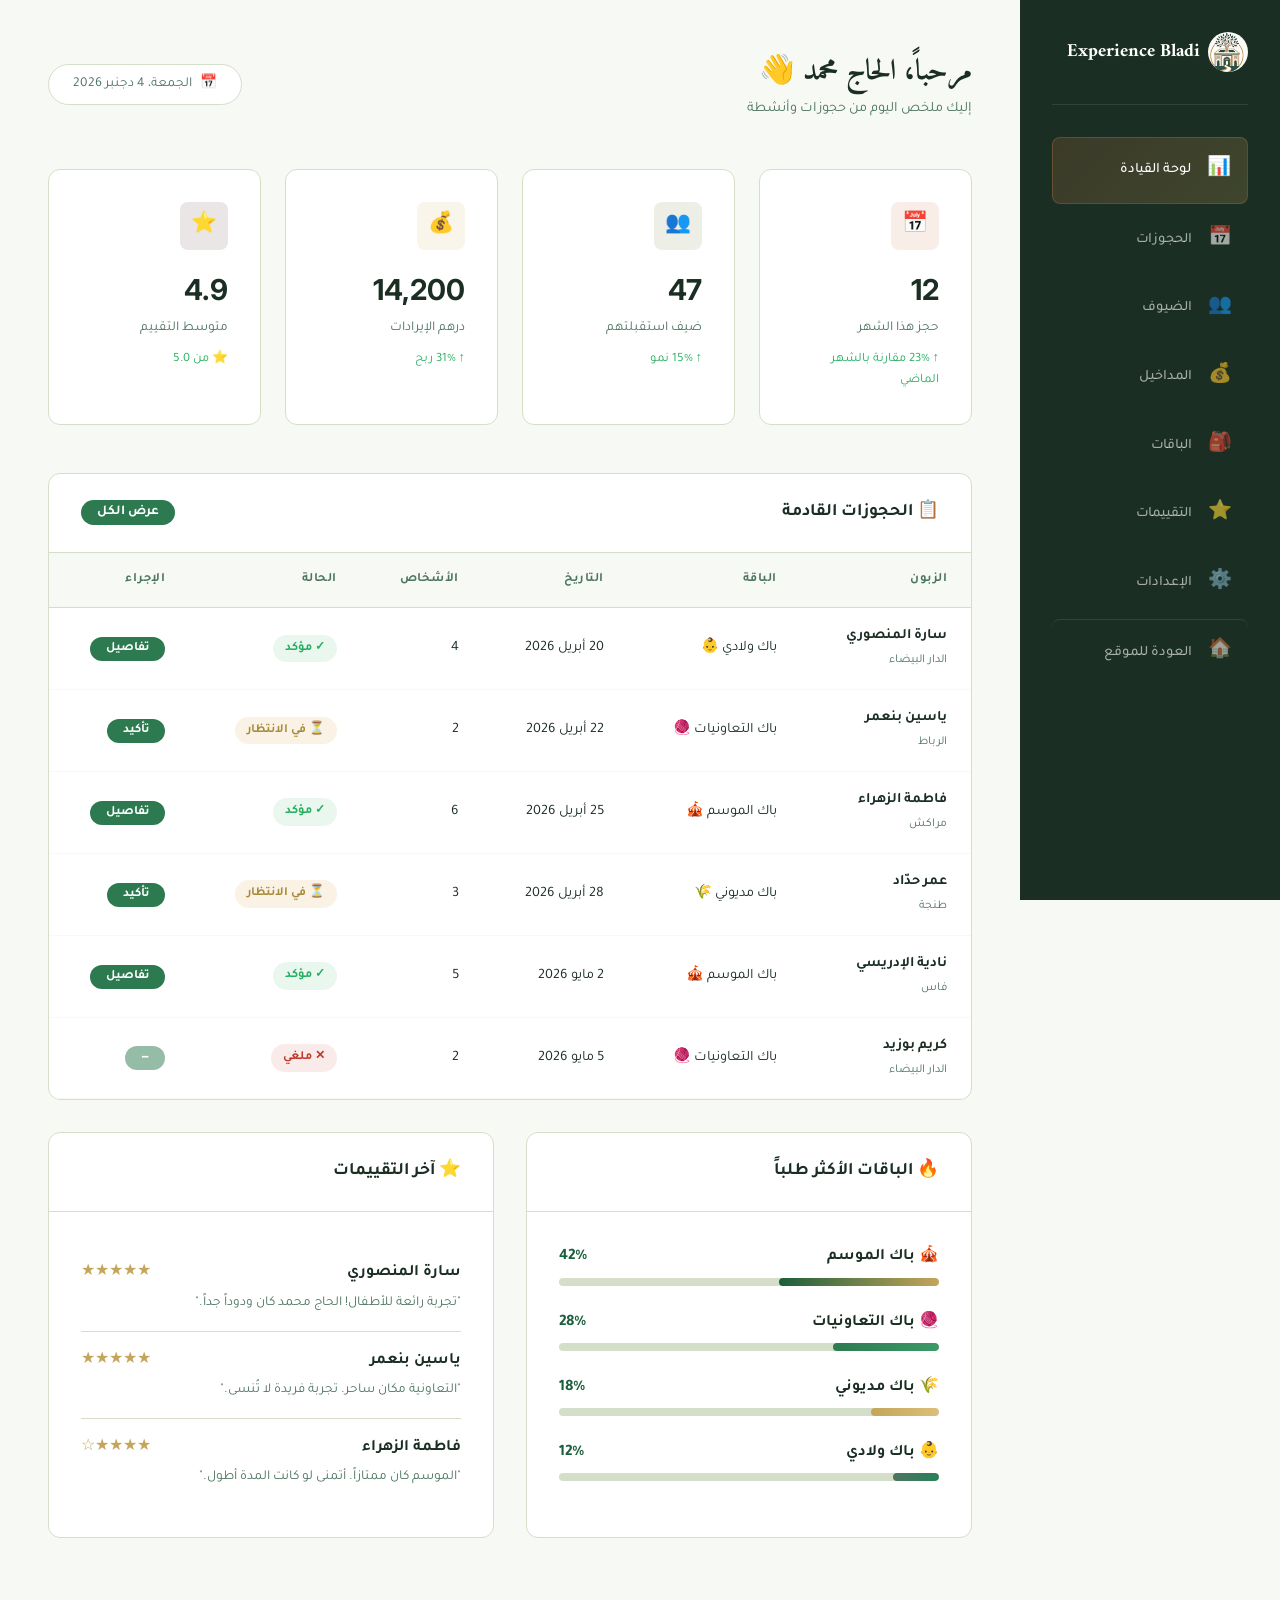
<file: project/host.html>
<!DOCTYPE html>
<html lang="ar" dir="rtl">
<head>
  <meta charset="UTF-8">
  <meta name="viewport" content="width=device-width, initial-scale=1.0">
  <meta name="description" content="لوحة تحكم المضيف - Experience Bladi">
  <title>لوحة تحكم المضيف | Experience Bladi</title>
  <link rel="preconnect" href="https://fonts.googleapis.com">
  <link rel="preconnect" href="https://fonts.gstatic.com" crossorigin>
  <link rel="stylesheet" href="style.css">
</head>
<body class="dashboard-body">

  <div class="dashboard-layout">
    <!-- ════════════ SIDEBAR ════════════ -->
    <aside class="dashboard-sidebar">
      <div class="sidebar-logo">
        <div class="logo-icon"><img src="images/logo.PNG" alt="Logo"></div>
        <h3>Experience Bladi</h3>
      </div>

      <nav class="sidebar-nav">
        <a href="#" class="active">
          <span class="nav-icon">📊</span>
          <span>لوحة القيادة</span>
        </a>
        <a href="#">
          <span class="nav-icon">📅</span>
          <span>الحجوزات</span>
        </a>
        <a href="#">
          <span class="nav-icon">👥</span>
          <span>الضيوف</span>
        </a>
        <a href="#">
          <span class="nav-icon">💰</span>
          <span>المداخيل</span>
        </a>
        <a href="#">
          <span class="nav-icon">🎒</span>
          <span>الباقات</span>
        </a>
        <a href="#">
          <span class="nav-icon">⭐</span>
          <span>التقييمات</span>
        </a>
        <a href="#">
          <span class="nav-icon">⚙️</span>
          <span>الإعدادات</span>
        </a>
        <a href="index.html" style="margin-top: auto; border-top: 1px solid rgba(255,255,255,0.1); padding-top: 16px;">
          <span class="nav-icon">🏠</span>
          <span>العودة للموقع</span>
        </a>
      </nav>
    </aside>

    <!-- ════════════ MAIN CONTENT ════════════ -->
    <main class="dashboard-main">
      <!-- Header -->
      <div class="dashboard-header">
        <div>
          <h1>مرحباً، الحاج محمد 👋</h1>
          <p style="color: var(--color-brown-light); font-size: 0.9rem;">إليك ملخص اليوم من حجوزات وأنشطة</p>
        </div>
        <div class="date-badge">
          📅 <span id="currentDate"></span>
        </div>
      </div>

      <!-- Stats Grid -->
      <div class="stats-grid">
        <div class="stat-card">
          <div class="card-icon orange">📅</div>
          <div class="card-value">12</div>
          <div class="card-label">حجز هذا الشهر</div>
          <div class="card-trend up">↑ 23% مقارنة بالشهر الماضي</div>
        </div>
        <div class="stat-card">
          <div class="card-icon green">👥</div>
          <div class="card-value">47</div>
          <div class="card-label">ضيف استقبلتهم</div>
          <div class="card-trend up">↑ 15% نمو</div>
        </div>
        <div class="stat-card">
          <div class="card-icon gold">💰</div>
          <div class="card-value">14,200</div>
          <div class="card-label">درهم الإيرادات</div>
          <div class="card-trend up">↑ 31% ربح</div>
        </div>
        <div class="stat-card">
          <div class="card-icon brown">⭐</div>
          <div class="card-value">4.9</div>
          <div class="card-label">متوسط التقييم</div>
          <div class="card-trend up">⭐ من 5.0</div>
        </div>
      </div>

      <!-- Upcoming Bookings -->
      <div class="dashboard-card">
        <div class="card-header">
          <h3>📋 الحجوزات القادمة</h3>
          <button class="action-btn confirm" style="font-size: 0.85rem;">عرض الكل</button>
        </div>
        <table class="bookings-table">
          <thead>
            <tr>
              <th>الزبون</th>
              <th>الباقة</th>
              <th>التاريخ</th>
              <th>الأشخاص</th>
              <th>الحالة</th>
              <th>الإجراء</th>
            </tr>
          </thead>
          <tbody>
            <tr>
              <td><strong>سارة المنصوري</strong><br><small style="color: var(--color-brown-light);">الدار البيضاء</small></td>
              <td>باك ولادي 👶</td>
              <td>20 أبريل 2026</td>
              <td>4</td>
              <td><span class="status-badge confirmed">✓ مؤكد</span></td>
              <td><button class="action-btn confirm">تفاصيل</button></td>
            </tr>
            <tr>
              <td><strong>ياسين بنعمر</strong><br><small style="color: var(--color-brown-light);">الرباط</small></td>
              <td>باك التعاونيات 🧶</td>
              <td>22 أبريل 2026</td>
              <td>2</td>
              <td><span class="status-badge pending">⏳ في الانتظار</span></td>
              <td><button class="action-btn confirm">تأكيد</button></td>
            </tr>
            <tr>
              <td><strong>فاطمة الزهراء</strong><br><small style="color: var(--color-brown-light);">مراكش</small></td>
              <td>باك الموسم 🎪</td>
              <td>25 أبريل 2026</td>
              <td>6</td>
              <td><span class="status-badge confirmed">✓ مؤكد</span></td>
              <td><button class="action-btn confirm">تفاصيل</button></td>
            </tr>
            <tr>
              <td><strong>عمر حدّاد</strong><br><small style="color: var(--color-brown-light);">طنجة</small></td>
              <td>باك مديوني 🌾</td>
              <td>28 أبريل 2026</td>
              <td>3</td>
              <td><span class="status-badge pending">⏳ في الانتظار</span></td>
              <td><button class="action-btn confirm">تأكيد</button></td>
            </tr>
            <tr>
              <td><strong>نادية الإدريسي</strong><br><small style="color: var(--color-brown-light);">فاس</small></td>
              <td>باك الموسم 🎪</td>
              <td>2 مايو 2026</td>
              <td>5</td>
              <td><span class="status-badge confirmed">✓ مؤكد</span></td>
              <td><button class="action-btn confirm">تفاصيل</button></td>
            </tr>
            <tr>
              <td><strong>كريم بوزيد</strong><br><small style="color: var(--color-brown-light);">الدار البيضاء</small></td>
              <td>باك التعاونيات 🧶</td>
              <td>5 مايو 2026</td>
              <td>2</td>
              <td><span class="status-badge cancelled">✕ ملغي</span></td>
              <td><button class="action-btn confirm" style="opacity: 0.5;" disabled>—</button></td>
            </tr>
          </tbody>
        </table>
      </div>

      <!-- Revenue & Popular Packs -->
      <div style="display: grid; grid-template-columns: 1fr 1fr; gap: var(--space-xl);">
        <!-- Popular Packs -->
        <div class="dashboard-card">
          <div class="card-header">
            <h3>🔥 الباقات الأكثر طلباً</h3>
          </div>
          <div style="padding: var(--space-xl);">
            <div style="margin-bottom: var(--space-lg);">
              <div style="display: flex; justify-content: space-between; margin-bottom: 6px;">
                <span style="font-weight: 600;">🎪 باك الموسم</span>
                <span style="font-weight: 700; color: var(--color-terracotta);">42%</span>
              </div>
              <div style="width: 100%; height: 8px; background: var(--color-sand-dark); border-radius: 99px; overflow: hidden;">
                <div style="width: 42%; height: 100%; background: linear-gradient(90deg, var(--color-terracotta), var(--color-gold)); border-radius: 99px;"></div>
              </div>
            </div>
            <div style="margin-bottom: var(--space-lg);">
              <div style="display: flex; justify-content: space-between; margin-bottom: 6px;">
                <span style="font-weight: 600;">🧶 باك التعاونيات</span>
                <span style="font-weight: 700; color: var(--color-terracotta);">28%</span>
              </div>
              <div style="width: 100%; height: 8px; background: var(--color-sand-dark); border-radius: 99px; overflow: hidden;">
                <div style="width: 28%; height: 100%; background: linear-gradient(90deg, var(--color-olive), var(--color-olive-light)); border-radius: 99px;"></div>
              </div>
            </div>
            <div style="margin-bottom: var(--space-lg);">
              <div style="display: flex; justify-content: space-between; margin-bottom: 6px;">
                <span style="font-weight: 600;">🌾 باك مديوني</span>
                <span style="font-weight: 700; color: var(--color-terracotta);">18%</span>
              </div>
              <div style="width: 100%; height: 8px; background: var(--color-sand-dark); border-radius: 99px; overflow: hidden;">
                <div style="width: 18%; height: 100%; background: linear-gradient(90deg, var(--color-gold), var(--color-gold-light)); border-radius: 99px;"></div>
              </div>
            </div>
            <div>
              <div style="display: flex; justify-content: space-between; margin-bottom: 6px;">
                <span style="font-weight: 600;">👶 باك ولادي</span>
                <span style="font-weight: 700; color: var(--color-terracotta);">12%</span>
              </div>
              <div style="width: 100%; height: 8px; background: var(--color-sand-dark); border-radius: 99px; overflow: hidden;">
                <div style="width: 12%; height: 100%; background: linear-gradient(90deg, var(--color-brown-light), var(--color-terracotta-light)); border-radius: 99px;"></div>
              </div>
            </div>
          </div>
        </div>

        <!-- Recent Reviews -->
        <div class="dashboard-card">
          <div class="card-header">
            <h3>⭐ آخر التقييمات</h3>
          </div>
          <div style="padding: var(--space-xl);">
            <div style="padding: var(--space-md) 0; border-bottom: 1px solid var(--color-sand-dark);">
              <div style="display: flex; justify-content: space-between; margin-bottom: 4px;">
                <strong>سارة المنصوري</strong>
                <span style="color: var(--color-gold);">★★★★★</span>
              </div>
              <p style="font-size: 0.85rem; color: var(--color-brown-light);">"تجربة رائعة للأطفال! الحاج محمد كان ودوداً جداً."</p>
            </div>
            <div style="padding: var(--space-md) 0; border-bottom: 1px solid var(--color-sand-dark);">
              <div style="display: flex; justify-content: space-between; margin-bottom: 4px;">
                <strong>ياسين بنعمر</strong>
                <span style="color: var(--color-gold);">★★★★★</span>
              </div>
              <p style="font-size: 0.85rem; color: var(--color-brown-light);">"التعاونية مكان ساحر. تجربة فريدة لا تُنسى."</p>
            </div>
            <div style="padding: var(--space-md) 0;">
              <div style="display: flex; justify-content: space-between; margin-bottom: 4px;">
                <strong>فاطمة الزهراء</strong>
                <span style="color: var(--color-gold);">★★★★☆</span>
              </div>
              <p style="font-size: 0.85rem; color: var(--color-brown-light);">"الموسم كان ممتازاً. أتمنى لو كانت المدة أطول."</p>
            </div>
          </div>
        </div>
      </div>
    </main>
  </div>

  <script>
    // Set current date
    const dateEl = document.getElementById('currentDate');
    if (dateEl) {
      const now = new Date();
      const options = { weekday: 'long', year: 'numeric', month: 'long', day: 'numeric' };
      dateEl.textContent = now.toLocaleDateString('ar-MA', options);
    }

    // Sidebar active state
    document.querySelectorAll('.sidebar-nav a').forEach(link => {
      link.addEventListener('click', function(e) {
        if (this.getAttribute('href') === '#') {
          e.preventDefault();
          document.querySelectorAll('.sidebar-nav a').forEach(l => l.classList.remove('active'));
          this.classList.add('active');
        }
      });
    });
  </script>
</body>
</html>
</file>
<file: project/style.css>
/* ═══════════════════════════════════════════════════════
   Experience - Bladi | Main Stylesheet
   Moroccan Heritage Immersive Experience Platform
   ═══════════════════════════════════════════════════════ */

/* ── Google Fonts ────────────────────────────────────── */
@import url('https://fonts.googleapis.com/css2?family=Tajawal:wght@300;400;500;700;800;900&family=Amiri:wght@400;700&family=Inter:wght@300;400;500;600;700&display=swap');

/* ── CSS Custom Properties ───────────────────────────── */
:root {
  /* Logo-Inspired Color Palette: Deep Green + Gold */
  --color-terracotta: #1B5E3B;
  --color-terracotta-light: #28805A;
  --color-terracotta-dark: #134A2E;
  --color-olive: #2D7A50;
  --color-olive-light: #3D9968;
  --color-olive-dark: #1E5C3A;
  --color-gold: #C5A55A;
  --color-gold-light: #DBBF7A;
  --color-gold-dark: #A88B3D;
  --color-brown-deep: #1A2E23;
  --color-brown: #2C4A38;
  --color-brown-light: #4D7560;
  --color-sand: #EEF2E8;
  --color-sand-light: #F7F9F4;
  --color-sand-dark: #D5DEC9;
  --color-cream: #F9FBF6;
  --color-white: #FFFFFF;
  --color-red: #C0392B;
  --color-green-success: #27AE60;

  /* Glassmorphism */
  --glass-bg: rgba(249, 251, 246, 0.8);
  --glass-border: rgba(27, 94, 59, 0.15);
  --glass-shadow: 0 8px 32px rgba(26, 46, 35, 0.12);

  /* Typography */
  --font-primary: 'Tajawal', sans-serif;
  --font-display: 'Amiri', serif;
  --font-latin: 'Inter', sans-serif;

  /* Spacing */
  --space-xs: 0.25rem;
  --space-sm: 0.5rem;
  --space-md: 1rem;
  --space-lg: 1.5rem;
  --space-xl: 2rem;
  --space-2xl: 3rem;
  --space-3xl: 4rem;
  --space-4xl: 6rem;

  /* Border Radius */
  --radius-sm: 8px;
  --radius-md: 12px;
  --radius-lg: 20px;
  --radius-xl: 28px;
  --radius-full: 9999px;

  /* Transitions */
  --transition-fast: 0.2s cubic-bezier(0.4, 0, 0.2, 1);
  --transition-base: 0.3s cubic-bezier(0.4, 0, 0.2, 1);
  --transition-slow: 0.5s cubic-bezier(0.4, 0, 0.2, 1);
  --transition-spring: 0.6s cubic-bezier(0.34, 1.56, 0.64, 1);

  /* Z-Index Scale */
  --z-base: 1;
  --z-dropdown: 100;
  --z-sticky: 200;
  --z-overlay: 300;
  --z-modal: 400;
  --z-toast: 500;
}

/* ── Global Reset ────────────────────────────────────── */
*,
*::before,
*::after {
  margin: 0;
  padding: 0;
  box-sizing: border-box;
}

html {
  scroll-behavior: smooth;
  font-size: 16px;
  -webkit-text-size-adjust: 100%;
}

body {
  font-family: var(--font-primary);
  background-color: var(--color-cream);
  color: var(--color-brown-deep);
  direction: rtl;
  text-align: right;
  line-height: 1.7;
  overflow-x: hidden;
  -webkit-font-smoothing: antialiased;
  -moz-osx-font-smoothing: grayscale;
}

a {
  text-decoration: none;
  color: inherit;
  transition: color var(--transition-fast);
}

img {
  max-width: 100%;
  height: auto;
  display: block;
}

ul,
ol {
  list-style: none;
}

button {
  font-family: inherit;
  cursor: pointer;
  border: none;
  background: none;
  font-size: inherit;
}

input,
textarea,
select {
  font-family: inherit;
  font-size: inherit;
  border: none;
  outline: none;
}

/* ── Utility Classes ─────────────────────────────────── */
.container {
  width: 100%;
  max-width: 1280px;
  margin: 0 auto;
  padding: 0 var(--space-lg);
}

.section-padding {
  padding: var(--space-4xl) 0;
}

.sr-only {
  position: absolute;
  width: 1px;
  height: 1px;
  padding: 0;
  margin: -1px;
  overflow: hidden;
  clip: rect(0, 0, 0, 0);
  border: 0;
}

/* ── Animated Elements (initially hidden) ────────────── */
.reveal {
  opacity: 0;
  transform: translateY(40px);
  transition: opacity 0.8s cubic-bezier(0.16, 1, 0.3, 1),
    transform 0.8s cubic-bezier(0.16, 1, 0.3, 1);
}

.reveal.visible {
  opacity: 1;
  transform: translateY(0);
}

.reveal-delay-1 {
  transition-delay: 0.1s;
}

.reveal-delay-2 {
  transition-delay: 0.2s;
}

.reveal-delay-3 {
  transition-delay: 0.3s;
}

.reveal-delay-4 {
  transition-delay: 0.4s;
}

/* ── Section Headers ─────────────────────────────────── */
.section-header {
  text-align: center;
  margin-bottom: var(--space-3xl);
}

.section-badge {
  display: inline-flex;
  align-items: center;
  gap: var(--space-sm);
  background: linear-gradient(135deg, var(--color-terracotta), var(--color-gold));
  color: var(--color-white);
  padding: var(--space-xs) var(--space-lg);
  border-radius: var(--radius-full);
  font-size: 0.85rem;
  font-weight: 600;
  letter-spacing: 0.5px;
  margin-bottom: var(--space-md);
}

.section-title {
  font-family: var(--font-display);
  font-size: clamp(2rem, 5vw, 3.2rem);
  color: var(--color-brown-deep);
  line-height: 1.3;
  margin-bottom: var(--space-md);
}

.section-subtitle {
  font-size: 1.1rem;
  color: var(--color-brown-light);
  max-width: 600px;
  margin: 0 auto;
  line-height: 1.8;
}

/* ══════════════════════════════════════════════════════
   NAVIGATION
   ══════════════════════════════════════════════════════ */
.navbar {
  position: fixed;
  top: 0;
  left: 0;
  right: 0;
  z-index: var(--z-sticky);
  padding: var(--space-lg) 0;
  transition: all var(--transition-base);
}

.navbar.scrolled {
  background: var(--glass-bg);
  backdrop-filter: blur(20px);
  -webkit-backdrop-filter: blur(20px);
  border-bottom: 1px solid var(--glass-border);
  box-shadow: var(--glass-shadow);
  padding: var(--space-md) 0;
}

.navbar .container {
  display: flex;
  align-items: center;
  justify-content: space-between;
}

.navbar-logo {
  display: flex;
  align-items: center;
  gap: var(--space-sm);
}

.navbar-logo .logo-icon {
  width: 44px;
  height: 44px;
  border-radius: 50%;
  display: flex;
  align-items: center;
  justify-content: center;
  overflow: hidden;
  flex-shrink: 0;
  background: transparent;
}

.navbar-logo .logo-icon img {
  width: 100%;
  height: 100%;
  object-fit: cover;
}

.navbar-logo .logo-text {
  font-family: var(--font-display);
  font-size: 1.5rem;
  font-weight: 700;
  color: var(--color-white);
  transition: color var(--transition-base);
}

.navbar.scrolled .logo-text {
  color: var(--color-brown-deep);
}

.navbar-links {
  display: flex;
  align-items: center;
  gap: var(--space-xl);
}

.navbar-links a {
  font-size: 0.95rem;
  font-weight: 500;
  color: rgba(255, 255, 255, 0.85);
  position: relative;
  padding-bottom: 4px;
  transition: color var(--transition-fast);
}

.navbar.scrolled .navbar-links a {
  color: var(--color-brown-light);
}

.navbar-links a::after {
  content: '';
  position: absolute;
  bottom: 0;
  right: 0;
  width: 0;
  height: 2px;
  background: linear-gradient(90deg, var(--color-terracotta), var(--color-gold));
  border-radius: 2px;
  transition: width var(--transition-base);
}

.navbar-links a:hover::after,
.navbar-links a.active::after {
  width: 100%;
}

.navbar-links a:hover {
  color: var(--color-white);
}

.navbar.scrolled .navbar-links a:hover {
  color: var(--color-terracotta);
}

.navbar-cta {
  background: linear-gradient(135deg, var(--color-terracotta), var(--color-terracotta-dark)) !important;
  color: var(--color-white) !important;
  padding: var(--space-sm) var(--space-lg) !important;
  border-radius: var(--radius-full) !important;
  font-weight: 600 !important;
  box-shadow: 0 4px 15px rgba(196, 112, 63, 0.3);
  transition: all var(--transition-base) !important;
}

.navbar-cta:hover {
  transform: translateY(-2px);
  box-shadow: 0 6px 25px rgba(196, 112, 63, 0.45) !important;
}

.navbar-cta::after {
  display: none !important;
}

/* Mobile Menu Toggle */
.menu-toggle {
  display: none;
  flex-direction: column;
  gap: 5px;
  padding: var(--space-sm);
  cursor: pointer;
}

.menu-toggle span {
  width: 26px;
  height: 2.5px;
  background: var(--color-white);
  border-radius: 3px;
  transition: all var(--transition-base);
}

.navbar.scrolled .menu-toggle span {
  background: var(--color-brown-deep);
}

.menu-toggle.active span:nth-child(1) {
  transform: rotate(45deg) translate(5px, 5px);
}

.menu-toggle.active span:nth-child(2) {
  opacity: 0;
}

.menu-toggle.active span:nth-child(3) {
  transform: rotate(-45deg) translate(5px, -5px);
}

/* ══════════════════════════════════════════════════════
   HERO SECTION
   ══════════════════════════════════════════════════════ */
.hero {
  position: relative;
  min-height: 100vh;
  display: flex;
  align-items: center;
  justify-content: center;
  overflow: hidden;
  padding-bottom: 100px;
}

.hero-background {
  position: absolute;
  inset: 0;
  z-index: 0;
}

.hero-background img {
  position: absolute;
  top: 0;
  left: 0;
  width: 100%;
  height: 100%;
}

.hero-bg-blur {
  object-fit: cover;
  filter: blur(30px) brightness(0.5);
  transform: scale(1.15);
  z-index: 0;
}

.hero-bg-main {
  object-fit: cover;
  object-position: center;
  z-index: 1;
  animation: heroZoom 25s ease-in-out infinite alternate;
}

@keyframes heroZoom {
  0% {
    transform: scale(1);
  }

  100% {
    transform: scale(1.08);
  }
}

.hero-overlay {
  position: absolute;
  inset: 0;
  background: linear-gradient(180deg,
      rgba(44, 24, 16, 0.55) 0%,
      rgba(44, 24, 16, 0.35) 40%,
      rgba(44, 24, 16, 0.65) 100%);
  z-index: 1;
}

/* Zellige-inspired Pattern Overlay */
.hero-pattern {
  position: absolute;
  inset: 0;
  z-index: 2;
  opacity: 0.06;
  background-image: url("data:image/svg+xml,%3Csvg width='60' height='60' viewBox='0 0 60 60' xmlns='http://www.w3.org/2000/svg'%3E%3Cpath d='M30 0L60 30L30 60L0 30z' fill='none' stroke='%23fff' stroke-width='1'/%3E%3C/svg%3E");
  background-size: 60px 60px;
}

.hero-content {
  position: relative;
  z-index: 3;
  text-align: center;
  padding: var(--space-2xl) var(--space-xl);
  max-width: 920px;
}

.hero-badge {
  display: inline-flex;
  align-items: center;
  gap: var(--space-sm);
  background: rgba(255, 255, 255, 0.15);
  backdrop-filter: blur(10px);
  border: 1px solid rgba(255, 255, 255, 0.2);
  padding: var(--space-sm) var(--space-lg);
  border-radius: var(--radius-full);
  color: var(--color-gold-light);
  font-size: 0.9rem;
  font-weight: 500;
  margin-bottom: var(--space-xl);
  animation: fadeInDown 1s ease-out;
}

.hero-title {
  font-family: var(--font-display);
  font-size: clamp(1.8rem, 6vw, 4.5rem);
  color: var(--color-white);
  line-height: 1.5;
  margin-bottom: var(--space-2xl);
  animation: fadeInUp 1s ease-out 0.2s both;
}

.hero-title .highlight {
  background: linear-gradient(135deg, var(--color-gold-light), var(--color-terracotta-light));
  -webkit-background-clip: text;
  -webkit-text-fill-color: transparent;
  background-clip: text;
}

.hero-description {
  font-size: clamp(0.95rem, 2.5vw, 1.25rem);
  color: rgba(255, 255, 255, 0.85);
  max-width: 650px;
  margin: 0 auto var(--space-3xl);
  line-height: 1.8;
  animation: fadeInUp 1s ease-out 0.4s both;
}

.hero-actions {
  display: flex;
  align-items: center;
  justify-content: center;
  gap: var(--space-xl);
  flex-wrap: wrap;
  animation: fadeInUp 1s ease-out 0.6s both;
}

.btn-primary {
  display: inline-flex;
  align-items: center;
  gap: var(--space-sm);
  background: linear-gradient(135deg, var(--color-terracotta), var(--color-terracotta-dark));
  color: var(--color-white);
  padding: var(--space-md) var(--space-2xl);
  border-radius: var(--radius-full);
  font-weight: 700;
  font-size: 1.05rem;
  box-shadow: 0 8px 30px rgba(196, 112, 63, 0.4);
  transition: all var(--transition-base);
  position: relative;
  overflow: hidden;
}

.btn-primary::before {
  content: '';
  position: absolute;
  inset: 0;
  background: linear-gradient(135deg, var(--color-gold), var(--color-terracotta));
  opacity: 0;
  transition: opacity var(--transition-base);
}

.btn-primary:hover {
  transform: translateY(-3px);
  box-shadow: 0 12px 40px rgba(196, 112, 63, 0.55);
}

.btn-primary:hover::before {
  opacity: 1;
}

.btn-primary span {
  position: relative;
  z-index: 1;
}

.btn-secondary {
  display: inline-flex;
  align-items: center;
  gap: var(--space-sm);
  background: rgba(255, 255, 255, 0.12);
  backdrop-filter: blur(10px);
  border: 1.5px solid rgba(255, 255, 255, 0.3);
  color: var(--color-white);
  padding: var(--space-md) var(--space-2xl);
  border-radius: var(--radius-full);
  font-weight: 600;
  font-size: 1.05rem;
  transition: all var(--transition-base);
}

.btn-secondary:hover {
  background: rgba(255, 255, 255, 0.22);
  border-color: rgba(255, 255, 255, 0.5);
  transform: translateY(-2px);
}

/* Hero Scroll Indicator */
.hero-scroll {
  position: absolute;
  bottom: 40px;
  left: 50%;
  transform: translateX(-50%);
  z-index: 3;
  display: flex;
  flex-direction: column;
  align-items: center;
  gap: var(--space-sm);
  color: rgba(255, 255, 255, 0.6);
  font-size: 0.8rem;
  animation: bounce 2s ease-in-out infinite;
}

.hero-scroll .scroll-line {
  width: 1.5px;
  height: 40px;
  background: linear-gradient(to bottom, rgba(255, 255, 255, 0.6), transparent);
}

/* Hero Stats Bar */
.hero-stats {
  position: absolute;
  bottom: 0;
  left: 0;
  right: 0;
  z-index: 3;
  background: rgba(44, 24, 16, 0.6);
  backdrop-filter: blur(20px);
  border-top: 1px solid rgba(255, 255, 255, 0.1);
  padding: var(--space-lg) 0;
}

.hero-stats .container {
  display: flex;
  justify-content: center;
  gap: var(--space-3xl);
  flex-wrap: wrap;
}

.stat-item {
  text-align: center;
  color: var(--color-white);
}

.stat-number {
  font-family: var(--font-latin);
  font-size: clamp(1.5rem, 3vw, 2.2rem);
  font-weight: 700;
  background: linear-gradient(135deg, var(--color-gold-light), var(--color-terracotta-light));
  -webkit-background-clip: text;
  -webkit-text-fill-color: transparent;
  background-clip: text;
}

.stat-label {
  font-size: 0.85rem;
  color: rgba(255, 255, 255, 0.65);
  margin-top: 2px;
}

/* ══════════════════════════════════════════════════════
   ABOUT SECTION
   ══════════════════════════════════════════════════════ */
.about {
  background: var(--color-cream);
  position: relative;
  overflow: hidden;
}

.about::before {
  content: '';
  position: absolute;
  top: -100px;
  left: -100px;
  width: 300px;
  height: 300px;
  background: radial-gradient(circle, rgba(196, 112, 63, 0.08), transparent 70%);
  border-radius: 50%;
}

.about-grid {
  display: grid;
  grid-template-columns: 1fr 1fr;
  gap: var(--space-3xl);
  align-items: center;
}

.about-visual {
  position: relative;
}

.about-visual .image-wrapper {
  position: relative;
  border-radius: var(--radius-lg);
  overflow: hidden;
  box-shadow: 0 20px 60px rgba(44, 24, 16, 0.15);
}

.about-visual .image-wrapper img {
  width: 100%;
  height: 450px;
  object-fit: cover;
  transition: transform var(--transition-slow);
}

.about-visual:hover .image-wrapper img {
  transform: scale(1.05);
}

/* ── About Slideshow ──────────────────────── */
.about-slideshow {
  position: relative;
  border-radius: var(--radius-lg);
  overflow: hidden;
  box-shadow: 0 20px 60px rgba(44, 24, 16, 0.15);
  height: 450px;
}

.about-slide {
  position: absolute;
  inset: 0;
  width: 100%;
  height: 100%;
  object-fit: cover;
  opacity: 0;
  transition: opacity 0.8s ease-in-out;
}

.about-slide.active {
  opacity: 1;
}

.slideshow-dots {
  position: absolute;
  bottom: 14px;
  left: 50%;
  transform: translateX(-50%);
  display: flex;
  gap: 8px;
  z-index: 5;
}

.sdot {
  width: 8px;
  height: 8px;
  border-radius: 50%;
  background: rgba(255,255,255,0.5);
  cursor: pointer;
  transition: background 0.3s, transform 0.3s;
}

.sdot.active {
  background: var(--color-gold-light);
  transform: scale(1.3);
}

.slide-arrow {
  position: absolute;
  top: 50%;
  transform: translateY(-50%);
  z-index: 5;
  background: rgba(255, 255, 255, 0.2);
  backdrop-filter: blur(8px);
  border: 1.5px solid rgba(255, 255, 255, 0.4);
  color: #fff;
  width: 40px;
  height: 40px;
  border-radius: 50%;
  font-size: 1.4rem;
  display: flex;
  align-items: center;
  justify-content: center;
  cursor: pointer;
  transition: background var(--transition-fast), transform var(--transition-fast);
  line-height: 1;
}

.slide-arrow:hover {
  background: rgba(255, 255, 255, 0.38);
  transform: translateY(-50%) scale(1.1);
}

.slide-prev {
  right: 12px;
}

.slide-next {
  left: 12px;
}

.about-visual .floating-card {
  position: absolute;
  bottom: -20px;
  left: -20px;
  background: var(--color-white);
  padding: var(--space-lg);
  border-radius: var(--radius-md);
  box-shadow: 0 10px 40px rgba(44, 24, 16, 0.12);
  display: flex;
  align-items: center;
  gap: var(--space-md);
  animation: float 4s ease-in-out infinite;
}

.floating-card .icon-circle {
  width: 50px;
  height: 50px;
  background: linear-gradient(135deg, var(--color-olive), var(--color-olive-light));
  border-radius: 50%;
  display: flex;
  align-items: center;
  justify-content: center;
  font-size: 1.3rem;
  color: var(--color-white);
}

.floating-card .card-text h4 {
  font-size: 1.1rem;
  font-weight: 700;
  color: var(--color-brown-deep);
}

.floating-card .card-text p {
  font-size: 0.85rem;
  color: var(--color-brown-light);
}

.about-content .about-tag {
  display: inline-flex;
  align-items: center;
  gap: var(--space-xs);
  background: var(--color-sand);
  color: var(--color-terracotta);
  padding: var(--space-xs) var(--space-md);
  border-radius: var(--radius-full);
  font-size: 0.85rem;
  font-weight: 600;
  margin-bottom: var(--space-lg);
}

.about-content h2 {
  font-family: var(--font-display);
  font-size: clamp(1.8rem, 4vw, 2.8rem);
  color: var(--color-brown-deep);
  line-height: 1.3;
  margin-bottom: var(--space-lg);
}

.about-content p {
  font-size: 1.05rem;
  color: var(--color-brown-light);
  line-height: 1.9;
  margin-bottom: var(--space-lg);
}

.about-features {
  display: grid;
  grid-template-columns: 1fr 1fr;
  gap: var(--space-md);
  margin-top: var(--space-xl);
}

.feature-item {
  display: flex;
  align-items: flex-start;
  gap: var(--space-md);
  padding: var(--space-md);
  background: var(--color-sand-light);
  border-radius: var(--radius-md);
  border: 1px solid var(--color-sand-dark);
  transition: all var(--transition-base);
}

.feature-item:hover {
  background: var(--color-white);
  box-shadow: 0 8px 25px rgba(44, 24, 16, 0.08);
  transform: translateY(-3px);
}

.feature-item .f-icon {
  font-size: 1.5rem;
  flex-shrink: 0;
  width: 40px;
  height: 40px;
  display: flex;
  align-items: center;
  justify-content: center;
  background: linear-gradient(135deg, var(--color-terracotta), var(--color-gold));
  border-radius: var(--radius-sm);
  color: var(--color-white);
}

.feature-item h4 {
  font-size: 0.95rem;
  font-weight: 700;
  margin-bottom: 2px;
}

.feature-item p {
  font-size: 0.8rem;
  color: var(--color-brown-light);
  margin: 0;
  line-height: 1.5;
}

/* ══════════════════════════════════════════════════════
   PACKS / EXPERIENCES SECTION
   ══════════════════════════════════════════════════════ */
.packs {
  background: linear-gradient(180deg, var(--color-sand-light) 0%, var(--color-cream) 100%);
  position: relative;
}

.packs-slider-container {
  display: flex;
  align-items: center;
  gap: var(--space-md);
  position: relative;
  width: 100%;
}

.packs-track-wrapper {
  overflow: hidden;
  flex: 1;
  border-radius: var(--radius-lg);
  padding: var(--space-md) 0;
}

.packs-track {
  display: flex;
  gap: var(--space-lg);
  transition: transform 0.5s cubic-bezier(0.4, 0, 0.2, 1);
  will-change: transform;
}

.packs-track .pack-card {
  flex: 0 0 calc(33.333% - var(--space-lg));
  min-width: 280px;
  max-width: 350px;
}

@media (max-width: 1024px) {
  .packs-track .pack-card {
    flex: 0 0 calc(50% - var(--space-lg));
  }
}

@media (max-width: 768px) {
  .packs-track .pack-card {
    flex: 0 0 100%;
    max-width: 100%;
  }
}

.pack-card {
  position: relative;
  border-radius: var(--radius-lg);
  overflow: hidden;
  cursor: pointer;
  box-shadow: 0 10px 40px rgba(44, 24, 16, 0.1);
  transition: all var(--transition-base);
}

.pack-card:hover {
  transform: translateY(-8px);
  box-shadow: 0 20px 60px rgba(44, 24, 16, 0.2);
}

.pack-card .pack-image {
  width: 100%;
  height: 100%;
  min-height: 220px;
  object-fit: cover;
  transition: transform 0.7s cubic-bezier(0.16, 1, 0.3, 1);
}

.pack-card:first-child .pack-image {
  min-height: 100%;
}

.pack-card:hover .pack-image {
  transform: scale(1.08);
}

.pack-card .pack-overlay {
  position: absolute;
  inset: 0;
  background: linear-gradient(0deg,
      rgba(44, 24, 16, 0.85) 0%,
      rgba(44, 24, 16, 0.2) 50%,
      transparent 100%);
  transition: background var(--transition-base);
}

.pack-card:hover .pack-overlay {
  background: linear-gradient(0deg,
      rgba(44, 24, 16, 0.9) 0%,
      rgba(44, 24, 16, 0.4) 60%,
      rgba(44, 24, 16, 0.1) 100%);
}

.pack-card .pack-content {
  position: absolute;
  bottom: 0;
  left: 0;
  right: 0;
  padding: var(--space-xl);
  z-index: 2;
}

.pack-card .pack-tags {
  display: flex;
  gap: var(--space-sm);
  margin-bottom: var(--space-md);
  flex-wrap: wrap;
}

.pack-tags .tag {
  background: rgba(255, 255, 255, 0.18);
  backdrop-filter: blur(8px);
  color: var(--color-white);
  padding: 3px 12px;
  border-radius: var(--radius-full);
  font-size: 0.75rem;
  font-weight: 500;
  border: 1px solid rgba(255, 255, 255, 0.15);
}

.pack-card h3 {
  font-family: var(--font-display);
  font-size: 1.6rem;
  color: var(--color-white);
  margin-bottom: var(--space-sm);
}

.pack-card .pack-desc {
  font-size: 0.9rem;
  color: rgba(255, 255, 255, 0.75);
  line-height: 1.6;
  margin-bottom: var(--space-md);
  max-height: 0;
  overflow: hidden;
  transition: max-height 0.5s ease, margin 0.5s ease;
}

.pack-card:hover .pack-desc {
  max-height: 100px;
  margin-bottom: var(--space-md);
}

.pack-card .pack-price {
  display: flex;
  align-items: center;
  justify-content: space-between;
}

.pack-price .price {
  color: var(--color-gold-light);
  font-weight: 700;
  font-size: 1.1rem;
}

.pack-price .price small {
  font-weight: 400;
  font-size: 0.8rem;
  opacity: 0.7;
}

.pack-price .pack-btn {
  background: linear-gradient(135deg, var(--color-terracotta), var(--color-gold));
  color: var(--color-white);
  padding: var(--space-sm) var(--space-lg);
  border-radius: var(--radius-full);
  font-weight: 600;
  font-size: 0.85rem;
  transition: all var(--transition-base);
  transform: translateX(-20px);
  opacity: 0;
}

.pack-card:hover .pack-price .pack-btn {
  transform: translateX(0);
  opacity: 1;
}

.pack-price .pack-btn:hover {
  box-shadow: 0 4px 20px rgba(196, 112, 63, 0.5);
}

/* ══════════════════════════════════════════════════════
   EXPERIENCE TIMELINE
   ══════════════════════════════════════════════════════ */
.timeline-section {
  background: var(--color-brown-deep);
  color: var(--color-white);
  position: relative;
  overflow: hidden;
}

.timeline-section::before {
  content: '';
  position: absolute;
  inset: 0;
  opacity: 0.04;
  background-image: url("data:image/svg+xml,%3Csvg width='80' height='80' viewBox='0 0 80 80' xmlns='http://www.w3.org/2000/svg'%3E%3Cpath d='M40 0L80 40L40 80L0 40z' fill='none' stroke='%23fff' stroke-width='0.8'/%3E%3C/svg%3E");
}

.timeline-section .section-title {
  color: var(--color-white);
}

.timeline-section .section-badge {
  background: rgba(255, 255, 255, 0.1);
  border: 1px solid rgba(255, 255, 255, 0.15);
}

.timeline-section .section-subtitle {
  color: rgba(255, 255, 255, 0.6);
}

.timeline {
  position: relative;
  max-width: 800px;
  margin: 0 auto;
}

.timeline::before {
  content: '';
  position: absolute;
  top: 0;
  right: 50%;
  transform: translateX(50%);
  width: 3px;
  height: 100%;
  background: linear-gradient(to bottom, var(--color-terracotta), var(--color-gold), var(--color-olive));
  border-radius: 3px;
}

.timeline-item {
  display: flex;
  align-items: flex-start;
  margin-bottom: var(--space-2xl);
  position: relative;
}

.timeline-item:nth-child(odd) {
  flex-direction: row-reverse;
  text-align: left;
}

.timeline-item .timeline-dot {
  position: absolute;
  right: 50%;
  transform: translateX(50%);
  width: 20px;
  height: 20px;
  border-radius: 50%;
  background: linear-gradient(135deg, var(--color-terracotta), var(--color-gold));
  border: 3px solid var(--color-brown-deep);
  box-shadow: 0 0 0 4px rgba(196, 112, 63, 0.3);
  z-index: 2;
}

.timeline-item .timeline-content {
  width: 45%;
  background: rgba(255, 255, 255, 0.06);
  backdrop-filter: blur(10px);
  border: 1px solid rgba(255, 255, 255, 0.1);
  border-radius: var(--radius-md);
  padding: var(--space-xl);
  transition: all var(--transition-base);
}

.timeline-item .timeline-content:hover {
  background: rgba(255, 255, 255, 0.1);
  transform: translateY(-4px);
  box-shadow: 0 15px 40px rgba(0, 0, 0, 0.2);
}

.timeline-item .step-num {
  font-family: var(--font-latin);
  font-size: 2.5rem;
  font-weight: 800;
  background: linear-gradient(135deg, var(--color-gold-light), var(--color-terracotta-light));
  -webkit-background-clip: text;
  -webkit-text-fill-color: transparent;
  background-clip: text;
  line-height: 1;
  margin-bottom: var(--space-sm);
}

.timeline-item h3 {
  font-family: var(--font-display);
  font-size: 1.3rem;
  margin-bottom: var(--space-sm);
}

.timeline-item p {
  font-size: 0.9rem;
  color: rgba(255, 255, 255, 0.65);
  line-height: 1.7;
}

/* ══════════════════════════════════════════════════════
   TESTIMONIALS SECTION
   ══════════════════════════════════════════════════════ */
.testimonials {
  background: var(--color-cream);
  overflow: hidden;
}

.review-form-container {
  max-width: 800px;
  margin: 0 auto;
  background: var(--color-white);
  border-radius: var(--radius-lg);
  padding: var(--space-2xl);
  box-shadow: 0 10px 40px rgba(44, 24, 16, 0.08);
}

.review-form {
  display: grid;
  grid-template-columns: 1fr 1fr;
  gap: var(--space-xl);
}

.rating-stars {
  display: flex;
  flex-direction: row-reverse;
  justify-content: flex-end;
  gap: 5px;
}

.rating-stars input {
  display: none;
}

.rating-stars label {
  font-size: 2rem;
  color: #ddd;
  cursor: pointer;
  transition: color 0.2s;
  line-height: 1;
}

.rating-stars input:checked ~ label,
.rating-stars label:hover,
.rating-stars label:hover ~ label {
  color: var(--color-gold);
}

@media (max-width: 768px) {
  .review-form {
    grid-template-columns: 1fr;
  }
}

/* ══════════════════════════════════════════════════════
   STORE SECTION (E-commerce Style)
   ══════════════════════════════════════════════════════ */
.store-section {
  background: var(--color-sand-light);
  position: relative;
}

.store-layout {
  display: grid;
  grid-template-columns: 0px 1fr;
  gap: 0;
  align-items: start;
  transition: all 0.5s cubic-bezier(0.16, 1, 0.3, 1);
}

.store-layout.show-filters {
  grid-template-columns: 280px 1fr;
  gap: var(--space-2xl);
}

@media (max-width: 900px) {
  .store-layout {
    grid-template-columns: 1fr;
  }
}

/* Sidebar Filters (Interactive) */
.store-sidebar {
  background: var(--color-white);
  padding: var(--space-xl);
  border-radius: var(--radius-lg);
  border: 1px solid var(--glass-border);
  box-shadow: 0 4px 15px rgba(26, 46, 35, 0.05);
  opacity: 0;
  transform: translateX(30px);
  pointer-events: none;
  transition: all 0.4s ease;
  overflow: hidden;
  height: 0;
}

.store-layout.show-filters .store-sidebar {
  opacity: 1;
  transform: translateX(0);
  pointer-events: all;
  height: auto;
}

/* Store Controls & Toggle */
.store-controls {
  display: flex;
  justify-content: center;
  margin-bottom: var(--space-xl);
}

.filter-toggle-btn {
  background: var(--color-white);
  border: 1.5px solid var(--color-terracotta);
  color: var(--color-terracotta);
  padding: 12px 24px;
  border-radius: var(--radius-full);
  font-weight: 700;
  cursor: pointer;
  display: flex;
  align-items: center;
  gap: 15px;
  transition: all var(--transition-base);
  box-shadow: var(--glass-shadow);
}

.filter-toggle-btn:hover {
  background: var(--color-terracotta);
  color: var(--color-white);
  transform: translateY(-2px);
}

.filter-toggle-btn .arrow-icon {
  transition: transform 0.3s ease;
  display: inline-block;
  font-style: normal;
}

.store-layout.show-filters + .section-header .filter-toggle-btn .arrow-icon {
  /* This selector won't work perfectly, we'll handle rotation in JS */
}

/* Detail Arrow Button on Card */
.detail-arrow-btn {
  position: absolute;
  bottom: 0;
  left: 0;
  right: 0;
  background: rgba(27, 94, 59, 0.9);
  color: var(--color-white);
  border: none;
  padding: 10px;
  backdrop-filter: blur(5px);
  display: flex;
  align-items: center;
  justify-content: center;
  gap: 10px;
  transform: translateY(100%);
  transition: transform 0.3s ease;
  cursor: pointer;
  z-index: 5;
  font-weight: 600;
}

.store-card:hover .detail-arrow-btn {
  transform: translateY(0);
}

.detail-arrow-btn i {
  font-size: 1.2rem;
  transition: transform 0.3s ease;
}

.detail-arrow-btn:hover i {
  transform: translateX(-5px);
}

.store-sidebar h3 {
  font-family: var(--font-display);
  font-size: 1.4rem;
  color: var(--color-brown-deep);
  margin-bottom: var(--space-xl);
  padding-bottom: var(--space-sm);
  border-bottom: 2px solid var(--color-sand-dark);
}

.filter-group {
  margin-bottom: var(--space-xl);
}

.filter-group h4 {
  font-size: 1rem;
  font-weight: 700;
  margin-bottom: var(--space-md);
  color: var(--color-brown);
}

.filter-options {
  display: flex;
  flex-direction: column;
  gap: 12px;
}

.custom-checkbox {
  display: flex;
  align-items: center;
  gap: 10px;
  cursor: pointer;
  font-size: 0.9rem;
  color: var(--color-brown-light);
}

.custom-checkbox input {
  width: 16px;
  height: 16px;
  accent-color: var(--color-terracotta);
}

.price-slider {
  width: 100%;
  accent-color: var(--color-terracotta);
  margin-bottom: 10px;
}

.price-labels {
  display: flex;
  justify-content: space-between;
  font-size: 0.85rem;
  color: var(--color-brown-light);
  font-weight: 600;
}

/* Store Main Area */
.store-main {
  display: flex;
  flex-direction: column;
  gap: var(--space-xl);
}

/* Store Toolbar */
.store-toolbar {
  display: flex;
  justify-content: space-between;
  align-items: center;
  background: var(--color-white);
  padding: var(--space-md) var(--space-lg);
  border-radius: var(--radius-md);
  border: 1px solid var(--glass-border);
  box-shadow: 0 2px 10px rgba(26, 46, 35, 0.03);
}

.results-count {
  font-size: 0.9rem;
  color: var(--color-brown-light);
  font-weight: 600;
}

.sort-by {
  display: flex;
  align-items: center;
  gap: 10px;
  font-size: 0.9rem;
  color: var(--color-brown);
}

.sort-by .custom-select {
  padding: 8px 12px;
  border: 1px solid var(--color-sand-dark);
  border-radius: var(--radius-sm);
  background: var(--color-white);
  color: var(--color-brown-deep);
  font-family: inherit;
  outline: none;
  cursor: pointer;
}

/* Store Grid */
.store-grid {
  display: grid;
  grid-template-columns: repeat(auto-fill, minmax(280px, 1fr));
  gap: var(--space-lg);
}

/* Store Card enhancements */
.store-card {
  background: var(--color-white);
  border-radius: var(--radius-lg);
  overflow: hidden;
  border: 1px solid var(--glass-border);
  transition: all var(--transition-base);
  display: flex;
  flex-direction: column;
  position: relative;
}

.store-card:hover {
  transform: translateY(-8px);
  box-shadow: 0 15px 40px rgba(26, 46, 35, 0.12);
}

.product-image {
  width: 100%;
  height: 250px;
  position: relative;
  overflow: hidden;
  background: #fdfdfd;
  display: flex;
  align-items: center;
  justify-content: center;
}

.product-image img {
  width: 90%;
  height: 90%;
  object-fit: contain;
  transition: transform 0.6s ease;
}

.store-card:hover .product-image img {
  transform: scale(1.08);
}

.product-badge {
  position: absolute;
  top: 15px;
  right: 15px;
  background: var(--color-gold);
  color: var(--color-white);
  padding: 4px 12px;
  border-radius: var(--radius-full);
  font-size: 0.75rem;
  font-weight: 700;
  box-shadow: 0 4px 12px rgba(197, 165, 90, 0.3);
  z-index: 2;
}

.sale-badge {
  background: var(--color-red);
  box-shadow: 0 4px 12px rgba(192, 57, 43, 0.3);
}

.wishlist-btn {
  position: absolute;
  top: 15px;
  left: 15px;
  width: 35px;
  height: 35px;
  border-radius: 50%;
  background: var(--color-white);
  border: none;
  display: flex;
  align-items: center;
  justify-content: center;
  font-size: 1.2rem;
  color: #ccc;
  cursor: pointer;
  box-shadow: 0 2px 10px rgba(0,0,0,0.1);
  transition: all 0.2s ease;
  z-index: 2;
}

.wishlist-btn:hover {
  transform: scale(1.1);
  color: var(--color-red);
}

.wishlist-btn.active {
  color: var(--color-red);
}

.product-info {
  padding: var(--space-lg);
  display: flex;
  flex-direction: column;
  flex: 1;
}

.product-category {
  font-size: 0.75rem;
  color: var(--color-olive-light);
  font-weight: 600;
  margin-bottom: 5px;
}

.product-title {
  font-family: var(--font-display);
  font-size: 1.3rem;
  color: var(--color-brown-deep);
  margin-bottom: var(--space-sm);
}

.product-desc {
  font-size: 0.85rem;
  color: var(--color-brown-light);
  line-height: 1.6;
  margin-bottom: var(--space-lg);
  flex: 1;
}

.product-footer {
  display: flex;
  flex-direction: column;
  gap: var(--space-md);
  padding-top: var(--space-md);
  border-top: 1px solid rgba(26, 46, 35, 0.08);
}

.price-box {
  display: flex;
  align-items: center;
  gap: 10px;
}

.product-price {
  font-family: var(--font-latin);
  font-weight: 800;
  font-size: 1.3rem;
  color: var(--color-terracotta);
}

.old-price {
  font-size: 0.95rem;
  color: #999;
  text-decoration: line-through;
  font-weight: 500;
}

.btn-cart.full-width {
  width: 100%;
  justify-content: center;
  padding: 10px 16px;
  background: var(--color-terracotta);
  color: var(--color-white);
  border: none;
}

.btn-cart.full-width:hover {
  background: var(--color-olive);
  transform: translateY(-2px);
  box-shadow: 0 5px 15px rgba(45, 122, 80, 0.3);
}

/* ══════════════════════════════════════════════════════
   BOOKING WIZARD
   ══════════════════════════════════════════════════════ */
.booking-section {
  background: linear-gradient(180deg, var(--color-cream), var(--color-sand-light));
  position: relative;
}

.booking-wizard {
  max-width: 800px;
  margin: 0 auto;
  background: var(--color-white);
  border-radius: var(--radius-xl);
  box-shadow: 0 20px 80px rgba(44, 24, 16, 0.12);
  overflow: hidden;
  border: 1px solid var(--color-sand-dark);
}

/* Progress Steps */
.wizard-progress {
  display: flex;
  padding: var(--space-xl) var(--space-2xl);
  background: var(--color-sand-light);
  border-bottom: 1px solid var(--color-sand-dark);
  gap: var(--space-md);
}

.progress-step {
  flex: 1;
  display: flex;
  align-items: center;
  gap: var(--space-sm);
  opacity: 0.4;
  transition: all var(--transition-base);
}

.progress-step.active {
  opacity: 1;
}

.progress-step.completed {
  opacity: 0.8;
}

.progress-step .step-circle {
  width: 36px;
  height: 36px;
  border-radius: 50%;
  background: var(--color-sand-dark);
  display: flex;
  align-items: center;
  justify-content: center;
  font-weight: 700;
  font-size: 0.85rem;
  color: var(--color-brown-light);
  flex-shrink: 0;
  transition: all var(--transition-base);
}

.progress-step.active .step-circle {
  background: linear-gradient(135deg, var(--color-terracotta), var(--color-gold));
  color: var(--color-white);
  box-shadow: 0 4px 15px rgba(196, 112, 63, 0.3);
}

.progress-step.completed .step-circle {
  background: var(--color-olive);
  color: var(--color-white);
}

.progress-step .step-label {
  font-size: 0.85rem;
  font-weight: 600;
  color: var(--color-brown-light);
}

.progress-step.active .step-label {
  color: var(--color-brown-deep);
}

/* Wizard Body */
.wizard-body {
  padding: var(--space-2xl);
  min-height: 400px;
}

.wizard-step {
  display: none;
  animation: fadeIn 0.4s ease;
}

.wizard-step.active {
  display: block;
}

@keyframes fadeIn {
  from {
    opacity: 0;
    transform: translateY(10px);
  }

  to {
    opacity: 1;
    transform: translateY(0);
  }
}

.wizard-step h3 {
  font-family: var(--font-display);
  font-size: 1.5rem;
  margin-bottom: var(--space-sm);
  color: var(--color-brown-deep);
}

.wizard-step .step-description {
  font-size: 0.95rem;
  color: var(--color-brown-light);
  margin-bottom: var(--space-xl);
}

/* Pack Selection Cards in Wizard */
.pack-selection {
  display: grid;
  grid-template-columns: 1fr 1fr;
  gap: var(--space-md);
}

.pack-option {
  position: relative;
  cursor: pointer;
}

.pack-option input[type="radio"] {
  position: absolute;
  opacity: 0;
  pointer-events: none;
}

.pack-option .option-card {
  display: flex;
  align-items: center;
  gap: var(--space-md);
  padding: var(--space-lg);
  border: 2px solid var(--color-sand-dark);
  border-radius: var(--radius-md);
  transition: all var(--transition-base);
  background: var(--color-sand-light);
}

.pack-option input:checked+.option-card {
  border-color: var(--color-terracotta);
  background: rgba(196, 112, 63, 0.06);
  box-shadow: 0 4px 20px rgba(196, 112, 63, 0.15);
}

.option-card .option-emoji {
  font-size: 2rem;
  width: 55px;
  height: 55px;
  display: flex;
  align-items: center;
  justify-content: center;
  background: var(--color-white);
  border-radius: var(--radius-md);
  flex-shrink: 0;
}

.option-card .option-info h4 {
  font-weight: 700;
  font-size: 1rem;
  margin-bottom: 2px;
}

.option-card .option-info p {
  font-size: 0.8rem;
  color: var(--color-brown-light);
}

/* Pack Detail Panel */
.pack-detail-panel {
  margin-top: var(--space-xl);
  display: none;
  animation: fadeIn 0.5s ease;
}

.pack-detail-panel.visible {
  display: block;
}

.pack-detail-inner {
  background: linear-gradient(135deg, rgba(196, 112, 63, 0.05), rgba(212, 168, 83, 0.08));
  border: 1.5px solid var(--color-terracotta-light);
  border-radius: var(--radius-md);
  padding: var(--space-xl);
  position: relative;
  overflow: hidden;
}

.pack-detail-inner::before {
  content: '';
  position: absolute;
  top: 0;
  right: 0;
  width: 120px;
  height: 120px;
  background: radial-gradient(circle, rgba(196, 112, 63, 0.1), transparent 70%);
  border-radius: 50%;
}

.pack-detail-header {
  display: flex;
  align-items: center;
  gap: var(--space-md);
  margin-bottom: var(--space-lg);
  padding-bottom: var(--space-md);
  border-bottom: 1px solid rgba(196, 112, 63, 0.15);
}

.pack-detail-header .detail-emoji {
  font-size: 2.2rem;
  width: 60px;
  height: 60px;
  display: flex;
  align-items: center;
  justify-content: center;
  background: var(--color-white);
  border-radius: var(--radius-md);
  box-shadow: 0 4px 15px rgba(44, 24, 16, 0.08);
}

.pack-detail-header .detail-title h4 {
  font-family: var(--font-display);
  font-size: 1.3rem;
  color: var(--color-brown-deep);
  margin-bottom: 2px;
}

.pack-detail-header .detail-title .detail-price-tag {
  font-size: 1.1rem;
  font-weight: 700;
  color: var(--color-terracotta);
}

.pack-detail-desc {
  font-size: 0.95rem;
  color: var(--color-brown-light);
  line-height: 1.8;
  margin-bottom: var(--space-lg);
}

.pack-detail-label {
  font-weight: 700;
  font-size: 0.9rem;
  color: var(--color-brown);
  margin-bottom: var(--space-md);
  display: flex;
  align-items: center;
  gap: var(--space-sm);
}

.pack-activities-list {
  display: grid;
  grid-template-columns: 1fr 1fr;
  gap: var(--space-sm);
}

.activity-chip {
  display: flex;
  align-items: center;
  gap: var(--space-sm);
  padding: var(--space-sm) var(--space-md);
  background: var(--color-white);
  border-radius: var(--radius-sm);
  font-size: 0.88rem;
  color: var(--color-brown);
  border: 1px solid var(--color-sand-dark);
  transition: all var(--transition-fast);
}

.activity-chip:hover {
  border-color: var(--color-terracotta-light);
  box-shadow: 0 2px 8px rgba(196, 112, 63, 0.1);
}

.activity-chip .chip-icon {
  font-size: 1.1rem;
}

.pack-detail-footer {
  display: flex;
  align-items: center;
  justify-content: space-between;
  margin-top: var(--space-lg);
  padding-top: var(--space-md);
  border-top: 1px solid rgba(196, 112, 63, 0.15);
}

.pack-detail-footer .detail-duration {
  display: flex;
  align-items: center;
  gap: var(--space-sm);
  font-size: 0.85rem;
  color: var(--color-brown-light);
}

.pack-detail-footer .detail-total-price {
  font-size: 1.3rem;
  font-weight: 800;
  color: var(--color-terracotta);
  font-family: var(--font-latin);
}

/* Form Inputs */
.form-grid {
  display: grid;
  grid-template-columns: 1fr 1fr;
  gap: var(--space-md);
}

.form-group {
  margin-bottom: var(--space-md);
}

.form-group label {
  display: block;
  font-weight: 600;
  font-size: 0.9rem;
  margin-bottom: var(--space-sm);
  color: var(--color-brown);
}

.form-group input,
.form-group select,
.form-group textarea {
  width: 100%;
  padding: var(--space-md);
  background: var(--color-sand-light);
  border: 1.5px solid var(--color-sand-dark);
  border-radius: var(--radius-sm);
  font-size: 0.95rem;
  color: var(--color-brown-deep);
  transition: border-color var(--transition-fast);
  direction: rtl;
}

.form-group input:focus,
.form-group select:focus,
.form-group textarea:focus {
  border-color: var(--color-terracotta);
  box-shadow: 0 0 0 3px rgba(196, 112, 63, 0.1);
}

/* Summary Step */
.summary-card {
  background: var(--color-sand-light);
  border-radius: var(--radius-md);
  padding: var(--space-xl);
  border: 1px solid var(--color-sand-dark);
}

.summary-row {
  display: flex;
  justify-content: space-between;
  align-items: center;
  padding: var(--space-md) 0;
  border-bottom: 1px solid var(--color-sand-dark);
}

.summary-row:last-child {
  border-bottom: none;
}

.summary-row .label {
  color: var(--color-brown-light);
  font-size: 0.95rem;
}

.summary-row .value {
  font-weight: 700;
  color: var(--color-brown-deep);
}

.summary-total {
  display: flex;
  justify-content: space-between;
  align-items: center;
  padding: var(--space-lg);
  background: linear-gradient(135deg, var(--color-terracotta), var(--color-gold));
  border-radius: var(--radius-md);
  margin-top: var(--space-lg);
  color: var(--color-white);
}

.summary-total .total-label {
  font-size: 1.1rem;
  font-weight: 600;
}

.summary-total .total-price {
  font-size: 1.8rem;
  font-weight: 800;
  font-family: var(--font-latin);
}

/* Wizard Footer */
.wizard-footer {
  display: flex;
  justify-content: space-between;
  align-items: center;
  padding: var(--space-lg) var(--space-2xl);
  background: var(--color-sand-light);
  border-top: 1px solid var(--color-sand-dark);
}

.wizard-footer .btn-back {
  display: inline-flex;
  align-items: center;
  gap: var(--space-sm);
  color: var(--color-brown-light);
  font-weight: 600;
  padding: var(--space-md) var(--space-lg);
  border-radius: var(--radius-full);
  transition: all var(--transition-base);
}

.wizard-footer .btn-back:hover {
  background: var(--color-sand-dark);
  color: var(--color-brown-deep);
}

.wizard-footer .btn-next {
  display: inline-flex;
  align-items: center;
  gap: var(--space-sm);
  background: linear-gradient(135deg, var(--color-terracotta), var(--color-terracotta-dark));
  color: var(--color-white);
  padding: var(--space-md) var(--space-2xl);
  border-radius: var(--radius-full);
  font-weight: 700;
  box-shadow: 0 6px 20px rgba(196, 112, 63, 0.3);
  transition: all var(--transition-base);
}

.wizard-footer .btn-next:hover {
  transform: translateY(-2px);
  box-shadow: 0 8px 30px rgba(196, 112, 63, 0.45);
}

/* ══════════════════════════════════════════════════════
   FOOTER
   ══════════════════════════════════════════════════════ */
.footer {
  background: var(--color-brown-deep);
  color: var(--color-white);
  padding: var(--space-4xl) 0 var(--space-xl);
  position: relative;
}

.footer::before {
  content: '';
  position: absolute;
  top: 0;
  left: 0;
  right: 0;
  height: 4px;
  background: linear-gradient(90deg, var(--color-terracotta), var(--color-gold), var(--color-olive), var(--color-terracotta));
}

.footer-grid {
  display: grid;
  grid-template-columns: 2fr 1fr 1fr 1fr;
  gap: var(--space-3xl);
  margin-bottom: var(--space-3xl);
}

.footer-brand .footer-logo {
  display: flex;
  align-items: center;
  gap: var(--space-sm);
  margin-bottom: var(--space-lg);
}

.footer-brand .footer-logo .logo-icon {
  width: 44px;
  height: 44px;
  border-radius: 50%;
  display: flex;
  align-items: center;
  justify-content: center;
  overflow: hidden;
  background: transparent;
}

.footer-brand .footer-logo .logo-icon img {
  width: 100%;
  height: 100%;
  object-fit: cover;
}

.footer-brand .footer-logo h3 {
  font-family: var(--font-display);
  font-size: 1.4rem;
}

.footer-brand p {
  font-size: 0.9rem;
  color: rgba(255, 255, 255, 0.6);
  line-height: 1.8;
  margin-bottom: var(--space-lg);
}

.footer-socials {
  display: flex;
  gap: var(--space-sm);
}

.footer-socials a {
  width: 40px;
  height: 40px;
  border-radius: 50%;
  background: rgba(255, 255, 255, 0.08);
  border: 1px solid rgba(255, 255, 255, 0.12);
  display: flex;
  align-items: center;
  justify-content: center;
  font-size: 1.1rem;
  transition: all var(--transition-base);
}

.footer-socials a:hover {
  background: var(--color-terracotta);
  border-color: var(--color-terracotta);
  transform: translateY(-3px);
}

.footer-col h4 {
  font-size: 1rem;
  font-weight: 700;
  margin-bottom: var(--space-lg);
  position: relative;
  padding-bottom: var(--space-md);
}

.footer-col h4::after {
  content: '';
  position: absolute;
  bottom: 0;
  right: 0;
  width: 30px;
  height: 2px;
  background: var(--color-terracotta);
  border-radius: 2px;
}

.footer-col ul li {
  margin-bottom: var(--space-sm);
}

.footer-col ul li a {
  font-size: 0.9rem;
  color: rgba(255, 255, 255, 0.6);
  transition: all var(--transition-fast);
}

.footer-col ul li a:hover {
  color: var(--color-gold-light);
  padding-right: 8px;
}

.footer-bottom {
  border-top: 1px solid rgba(255, 255, 255, 0.1);
  padding-top: var(--space-xl);
  display: flex;
  justify-content: space-between;
  align-items: center;
  font-size: 0.85rem;
  color: rgba(255, 255, 255, 0.4);
}

/* ══════════════════════════════════════════════════════
   BOOKING MODAL OVERLAY
   ══════════════════════════════════════════════════════ */
.modal-overlay {
  position: fixed;
  inset: 0;
  background: rgba(44, 24, 16, 0.5);
  backdrop-filter: blur(8px);
  z-index: var(--z-overlay);
  display: none;
  align-items: center;
  justify-content: center;
  padding: var(--space-xl);
  opacity: 0;
  transition: opacity var(--transition-base);
}

.modal-overlay.active {
  display: flex;
  opacity: 1;
}

.modal-content {
  background: var(--color-white);
  border-radius: var(--radius-xl);
  max-width: 500px;
  width: 100%;
  padding: var(--space-2xl);
  text-align: center;
  animation: modalPop 0.4s cubic-bezier(0.34, 1.56, 0.64, 1);
}

@keyframes modalPop {
  from {
    transform: scale(0.9);
    opacity: 0;
  }

  to {
    transform: scale(1);
    opacity: 1;
  }
}

.modal-content .success-icon {
  width: 80px;
  height: 80px;
  border-radius: 50%;
  background: linear-gradient(135deg, var(--color-olive), var(--color-olive-light));
  display: flex;
  align-items: center;
  justify-content: center;
  font-size: 2.5rem;
  margin: 0 auto var(--space-xl);
  color: var(--color-white);
}

.modal-content h3 {
  font-family: var(--font-display);
  font-size: 1.6rem;
  margin-bottom: var(--space-md);
}

.modal-content p {
  color: var(--color-brown-light);
  margin-bottom: var(--space-xl);
}

/* ══════════════════════════════════════════════════════
   KEYFRAME ANIMATIONS
   ══════════════════════════════════════════════════════ */
@keyframes fadeInUp {
  from {
    opacity: 0;
    transform: translateY(30px);
  }

  to {
    opacity: 1;
    transform: translateY(0);
  }
}

@keyframes fadeInDown {
  from {
    opacity: 0;
    transform: translateY(-20px);
  }

  to {
    opacity: 1;
    transform: translateY(0);
  }
}

@keyframes float {

  0%,
  100% {
    transform: translateY(0);
  }

  50% {
    transform: translateY(-10px);
  }
}

@keyframes bounce {

  0%,
  20%,
  50%,
  80%,
  100% {
    transform: translateX(-50%) translateY(0);
  }

  40% {
    transform: translateX(-50%) translateY(-12px);
  }

  60% {
    transform: translateX(-50%) translateY(-6px);
  }
}

@keyframes shimmer {
  0% {
    background-position: -200% center;
  }

  100% {
    background-position: 200% center;
  }
}

/* ══════════════════════════════════════════════════════
   RESPONSIVE DESIGN (Mobile-First Breakpoints)
   ══════════════════════════════════════════════════════ */

/* Tablets */
@media (max-width: 1024px) {
  .about-grid {
    grid-template-columns: 1fr;
    gap: var(--space-2xl);
  }

  .about-visual {
    order: -1;
  }

  .packs-grid {
    grid-template-columns: 1fr 1fr;
  }

  .packs-grid .pack-card:first-child {
    grid-row: span 1;
  }

  .footer-grid {
    grid-template-columns: 1fr 1fr;
    gap: var(--space-2xl);
  }

  .testimonial-card {
    flex: 0 0 calc(50% - var(--space-xl));
  }
}

/* Mobile Large */
@media (max-width: 768px) {
  .navbar-links {
    position: fixed;
    top: 0;
    right: -100%;
    width: 80%;
    max-width: 350px;
    height: 100vh;
    background: var(--color-brown-deep);
    flex-direction: column;
    padding: 100px var(--space-2xl) var(--space-2xl);
    gap: var(--space-lg);
    transition: right var(--transition-base);
    z-index: var(--z-overlay);
    box-shadow: -10px 0 40px rgba(0, 0, 0, 0.3);
  }

  .navbar-links.open {
    right: 0;
  }

  .navbar-links a {
    color: rgba(255, 255, 255, 0.85) !important;
    font-size: 1.1rem;
  }

  .menu-toggle {
    display: flex;
    z-index: calc(var(--z-overlay) + 1);
  }

  .hero-stats .container {
    gap: var(--space-xl);
  }

  .packs-grid {
    grid-template-columns: 1fr;
  }

  .pack-selection {
    grid-template-columns: 1fr;
  }

  .form-grid {
    grid-template-columns: 1fr;
  }

  .wizard-progress {
    overflow-x: auto;
    padding: var(--space-md);
  }

  .progress-step .step-label {
    display: none;
  }

  .timeline-item {
    flex-direction: column !important;
    text-align: right !important;
    padding-right: 40px;
  }

  .timeline::before {
    right: 8px;
    transform: none;
  }

  .timeline-item .timeline-dot {
    right: 0;
    transform: none;
  }

  .timeline-item .timeline-content {
    width: 100%;
  }

  .footer-grid {
    grid-template-columns: 1fr;
    gap: var(--space-xl);
  }

  .footer-bottom {
    flex-direction: column;
    gap: var(--space-md);
    text-align: center;
  }

  .testimonial-card {
    flex: 0 0 calc(100% - var(--space-xl));
  }

  .about-features {
    grid-template-columns: 1fr;
  }

  .hero-actions {
    flex-direction: column;
  }

  .btn-primary,
  .btn-secondary {
    width: 100%;
    justify-content: center;
  }
}

/* Mobile Small */
@media (max-width: 480px) {
  html {
    font-size: 14px;
  }

  .container {
    padding: 0 var(--space-md);
  }

  .section-padding {
    padding: var(--space-3xl) 0;
  }

  .hero-content {
    padding: var(--space-md);
  }

  .booking-wizard {
    border-radius: var(--radius-md);
  }

  .wizard-body {
    padding: var(--space-lg);
  }

  .wizard-footer {
    padding: var(--space-md);
  }
}

/* ══════════════════════════════════════════════════════
   BACK TO TOP BUTTON
   ══════════════════════════════════════════════════════ */
.back-to-top {
  position: fixed;
  bottom: 30px;
  left: 30px;
  width: 50px;
  height: 50px;
  border-radius: 50%;
  background: linear-gradient(135deg, var(--color-terracotta), var(--color-gold));
  color: var(--color-white);
  display: flex;
  align-items: center;
  justify-content: center;
  font-size: 1.3rem;
  box-shadow: 0 6px 25px rgba(196, 112, 63, 0.35);
  z-index: var(--z-sticky);
  opacity: 0;
  visibility: hidden;
  transform: translateY(20px);
  transition: all var(--transition-base);
  cursor: pointer;
}

.back-to-top.visible {
  opacity: 1;
  visibility: visible;
  transform: translateY(0);
}

.back-to-top:hover {
  transform: translateY(-5px);
  box-shadow: 0 10px 35px rgba(196, 112, 63, 0.5);
}

/* ══════════════════════════════════════════════════════
   LOADING SCREEN
   ══════════════════════════════════════════════════════ */
.loader {
  position: fixed;
  inset: 0;
  background: var(--color-brown-deep);
  z-index: 9999;
  display: flex;
  align-items: center;
  justify-content: center;
  flex-direction: column;
  gap: var(--space-lg);
  transition: opacity 0.6s ease, visibility 0.6s ease;
}

.loader.hidden {
  opacity: 0;
  visibility: hidden;
}

.loader-icon {
  width: 80px;
  height: 80px;
  border-radius: 50%;
  display: flex;
  align-items: center;
  justify-content: center;
  overflow: hidden;
  background: transparent;
  animation: pulse 1.5s ease-in-out infinite;
}

.loader-icon img {
  width: 100%;
  height: 100%;
  object-fit: cover;
}

@keyframes pulse {

  0%,
  100% {
    transform: scale(1);
    opacity: 1;
  }

  50% {
    transform: scale(1.1);
    opacity: 0.8;
  }
}

.loader-text {
  color: rgba(255, 255, 255, 0.6);
  font-family: var(--font-display);
  font-size: 1.2rem;
}

/* ══════════════════════════════════════════════════════
   HOST DASHBOARD STYLES
   ══════════════════════════════════════════════════════ */
.dashboard-body {
  direction: rtl;
  background: var(--color-sand-light);
  min-height: 100vh;
  font-family: var(--font-primary);
}

.dashboard-layout {
  display: grid;
  grid-template-columns: 260px 1fr;
  min-height: 100vh;
}

/* Sidebar */
.dashboard-sidebar {
  background: var(--color-brown-deep);
  padding: var(--space-xl);
  color: var(--color-white);
  position: sticky;
  top: 0;
  height: 100vh;
  overflow-y: auto;
}

.sidebar-logo {
  display: flex;
  align-items: center;
  gap: var(--space-sm);
  padding-bottom: var(--space-xl);
  border-bottom: 1px solid rgba(255, 255, 255, 0.1);
  margin-bottom: var(--space-xl);
}

.sidebar-logo .logo-icon {
  width: 40px;
  height: 40px;
  border-radius: 50%;
  display: flex;
  align-items: center;
  justify-content: center;
  overflow: hidden;
  background: transparent;
}

.sidebar-logo .logo-icon img {
  width: 100%;
  height: 100%;
  object-fit: cover;
}

.sidebar-logo h3 {
  font-family: var(--font-display);
  font-size: 1.15rem;
}

.sidebar-nav {
  display: flex;
  flex-direction: column;
  gap: var(--space-xs);
}

.sidebar-nav a {
  display: flex;
  align-items: center;
  gap: var(--space-md);
  padding: var(--space-md);
  border-radius: var(--radius-sm);
  color: rgba(255, 255, 255, 0.6);
  font-size: 0.9rem;
  font-weight: 500;
  transition: all var(--transition-base);
}

.sidebar-nav a .nav-icon {
  font-size: 1.2rem;
  width: 24px;
  text-align: center;
}

.sidebar-nav a:hover,
.sidebar-nav a.active {
  background: rgba(255, 255, 255, 0.08);
  color: var(--color-white);
}

.sidebar-nav a.active {
  background: linear-gradient(135deg, rgba(196, 112, 63, 0.2), rgba(212, 168, 83, 0.2));
  border: 1px solid rgba(196, 112, 63, 0.3);
}

/* Dashboard Main */
.dashboard-main {
  padding: var(--space-2xl);
}

.dashboard-header {
  display: flex;
  justify-content: space-between;
  align-items: center;
  margin-bottom: var(--space-2xl);
}

.dashboard-header h1 {
  font-family: var(--font-display);
  font-size: 1.8rem;
  color: var(--color-brown-deep);
}

.dashboard-header .date-badge {
  background: var(--color-white);
  padding: var(--space-sm) var(--space-lg);
  border-radius: var(--radius-full);
  font-size: 0.85rem;
  color: var(--color-brown-light);
  border: 1px solid var(--color-sand-dark);
  display: flex;
  align-items: center;
  gap: var(--space-sm);
}

/* Stats Cards */
.stats-grid {
  display: grid;
  grid-template-columns: repeat(4, 1fr);
  gap: var(--space-lg);
  margin-bottom: var(--space-2xl);
}

.stat-card {
  background: var(--color-white);
  border-radius: var(--radius-md);
  padding: var(--space-xl);
  border: 1px solid var(--color-sand-dark);
  transition: all var(--transition-base);
}

.stat-card:hover {
  transform: translateY(-4px);
  box-shadow: 0 10px 30px rgba(44, 24, 16, 0.08);
}

.stat-card .card-icon {
  width: 48px;
  height: 48px;
  border-radius: var(--radius-sm);
  display: flex;
  align-items: center;
  justify-content: center;
  font-size: 1.3rem;
  margin-bottom: var(--space-md);
}

.stat-card .card-icon.orange {
  background: rgba(196, 112, 63, 0.12);
}

.stat-card .card-icon.green {
  background: rgba(107, 127, 59, 0.12);
}

.stat-card .card-icon.gold {
  background: rgba(212, 168, 83, 0.12);
}

.stat-card .card-icon.brown {
  background: rgba(74, 50, 40, 0.12);
}

.stat-card .card-value {
  font-family: var(--font-latin);
  font-size: 1.8rem;
  font-weight: 700;
  color: var(--color-brown-deep);
}

.stat-card .card-label {
  font-size: 0.85rem;
  color: var(--color-brown-light);
  margin-top: 2px;
}

.stat-card .card-trend {
  font-size: 0.8rem;
  margin-top: var(--space-sm);
  display: flex;
  align-items: center;
  gap: 4px;
}

.card-trend.up {
  color: var(--color-green-success);
}

.card-trend.down {
  color: var(--color-red);
}

/* Bookings Table */
.dashboard-card {
  background: var(--color-white);
  border-radius: var(--radius-md);
  border: 1px solid var(--color-sand-dark);
  overflow: hidden;
  margin-bottom: var(--space-xl);
}

.dashboard-card .card-header {
  display: flex;
  justify-content: space-between;
  align-items: center;
  padding: var(--space-lg) var(--space-xl);
  border-bottom: 1px solid var(--color-sand-dark);
}

.dashboard-card .card-header h3 {
  font-size: 1.1rem;
  font-weight: 700;
}

.bookings-table {
  width: 100%;
  border-collapse: collapse;
}

.bookings-table th {
  text-align: right;
  padding: var(--space-md) var(--space-lg);
  font-size: 0.8rem;
  color: var(--color-brown-light);
  font-weight: 600;
  text-transform: uppercase;
  letter-spacing: 0.5px;
  background: var(--color-sand-light);
  border-bottom: 1px solid var(--color-sand-dark);
}

.bookings-table td {
  padding: var(--space-md) var(--space-lg);
  font-size: 0.9rem;
  border-bottom: 1px solid var(--color-sand-light);
}

.bookings-table tr:hover td {
  background: rgba(245, 230, 211, 0.3);
}

.status-badge {
  display: inline-flex;
  padding: 3px 12px;
  border-radius: var(--radius-full);
  font-size: 0.78rem;
  font-weight: 600;
}

.status-badge.confirmed {
  background: rgba(39, 174, 96, 0.1);
  color: var(--color-green-success);
}

.status-badge.pending {
  background: rgba(212, 168, 83, 0.15);
  color: var(--color-gold-dark);
}

.status-badge.cancelled {
  background: rgba(192, 57, 43, 0.1);
  color: var(--color-red);
}

.action-btn {
  padding: var(--space-xs) var(--space-md);
  border-radius: var(--radius-full);
  font-size: 0.8rem;
  font-weight: 600;
  transition: all var(--transition-fast);
}

.action-btn.confirm {
  background: var(--color-olive);
  color: var(--color-white);
}

.action-btn.confirm:hover {
  background: var(--color-olive-dark);
}

/* Dashboard Responsive */
@media (max-width: 1024px) {
  .stats-grid {
    grid-template-columns: repeat(2, 1fr);
  }
}

@media (max-width: 768px) {
  .dashboard-layout {
    grid-template-columns: 1fr;
  }

  .dashboard-sidebar {
    display: none;
  }

  .stats-grid {
    grid-template-columns: 1fr;
  }

  .bookings-table {
    font-size: 0.8rem;
  }

  .bookings-table th,
  .bookings-table td {
    padding: var(--space-sm) var(--space-md);
  }
}

/* ══════════════════════════════════════════════════
   LANGUAGE SWITCHER
   ══════════════════════════════════════════════════ */

.lang-switcher {
  display: flex;
  align-items: center;
  gap: 2px;
  background: rgba(255, 255, 255, 0.08);
  border: 1px solid rgba(255, 255, 255, 0.15);
  border-radius: var(--radius-full);
  padding: 3px;
  backdrop-filter: blur(8px);
  margin-right: var(--space-sm);
}

.lang-btn {
  background: transparent;
  border: none;
  color: rgba(255, 255, 255, 0.7);
  padding: 5px 10px;
  border-radius: var(--radius-full);
  font-size: 0.72rem;
  font-weight: 700;
  letter-spacing: 0.5px;
  cursor: pointer;
  transition: all 0.25s ease;
  font-family: inherit;
}

.lang-btn:hover {
  color: var(--color-white);
  background: rgba(255, 255, 255, 0.1);
}

.lang-btn.active {
  background: var(--color-gold);
  color: var(--color-deep-green);
  box-shadow: 0 2px 8px rgba(212, 175, 55, 0.35);
}

/* Adapt switcher when navbar is scrolled (white background) */
.navbar.scrolled .lang-switcher {
  background: rgba(26, 46, 35, 0.08);
  border-color: rgba(26, 46, 35, 0.15);
}

.navbar.scrolled .lang-btn {
  color: var(--color-text);
}

.navbar.scrolled .lang-btn:hover {
  background: rgba(26, 46, 35, 0.08);
  color: var(--color-deep-green);
}

.navbar.scrolled .lang-btn.active {
  background: var(--color-deep-green);
  color: var(--color-white);
}

/* LTR direction adjustments */
[dir="ltr"] .lang-switcher {
  margin-right: 0;
  margin-left: var(--space-sm);
}

[dir="ltr"] .navbar-links {
  flex-direction: row;
}

/* Map container CSS (for the Leaflet map in pack details) */
.pack-map-section {
  margin-top: var(--space-lg);
}

.pack-leaflet-map {
  height: 280px;
  border-radius: var(--radius-lg);
  overflow: hidden;
  border: 2px solid var(--glass-border);
  box-shadow: 0 4px 20px rgba(26, 46, 35, 0.1);
  margin-top: var(--space-sm);
  z-index: 1;
}

/* Fix Leaflet z-index within modal/panel */
.leaflet-pane {
  z-index: 1 !important;
}
.leaflet-top,
.leaflet-bottom {
  z-index: 2 !important;
}

/* ══════════════════════════════════════════════════
   HIDE GOOGLE TRANSLATE WIDGET UI
   ══════════════════════════════════════════════════ */
body {
  top: 0 !important;
}
.goog-te-banner-frame {
  display: none !important;
}
.skiptranslate {
  display: none !important;
}
.goog-text-highlight {
  background-color: transparent !important;
  box-shadow: none !important;
}

/* ══════════════════════════════════════════════════
   STANDALONE HERO BADGE
   ══════════════════════════════════════════════════ */

.hero-badge-standalone {
  position: absolute;
  top: 110px; /* below navbar */
  left: 50%;
  transform: translateX(-50%);
  z-index: 10;
  background: rgba(255, 255, 255, 0.12);
  backdrop-filter: blur(12px);
  -webkit-backdrop-filter: blur(12px);
  border: 1px solid rgba(255, 255, 255, 0.25);
  color: var(--color-white);
  padding: 10px 28px;
  border-radius: var(--radius-full);
  font-size: 0.9rem;
  font-weight: 600;
  letter-spacing: 0.3px;
  white-space: nowrap;
  box-shadow:
    0 4px 20px rgba(0, 0, 0, 0.15),
    inset 0 1px 0 rgba(255, 255, 255, 0.2);
  animation: badgeFadeIn 0.8s ease 0.5s both, badgePulse 3s ease-in-out 1.5s infinite;
}

@keyframes badgeFadeIn {
  from { opacity: 0; transform: translateX(-50%) translateY(-12px); }
  to   { opacity: 1; transform: translateX(-50%) translateY(0); }
}

@keyframes badgePulse {
  0%, 100% { box-shadow: 0 4px 20px rgba(0,0,0,0.15), inset 0 1px 0 rgba(255,255,255,0.2); }
  50%       { box-shadow: 0 4px 30px rgba(212,175,55,0.25), inset 0 1px 0 rgba(255,255,255,0.3); }
}

@media (max-width: 768px) {
  .hero-badge-standalone {
    top: 90px;
    font-size: 0.78rem;
    padding: 8px 18px;
    white-space: normal;
    text-align: center;
    width: 85%;
  }
}
</file>
